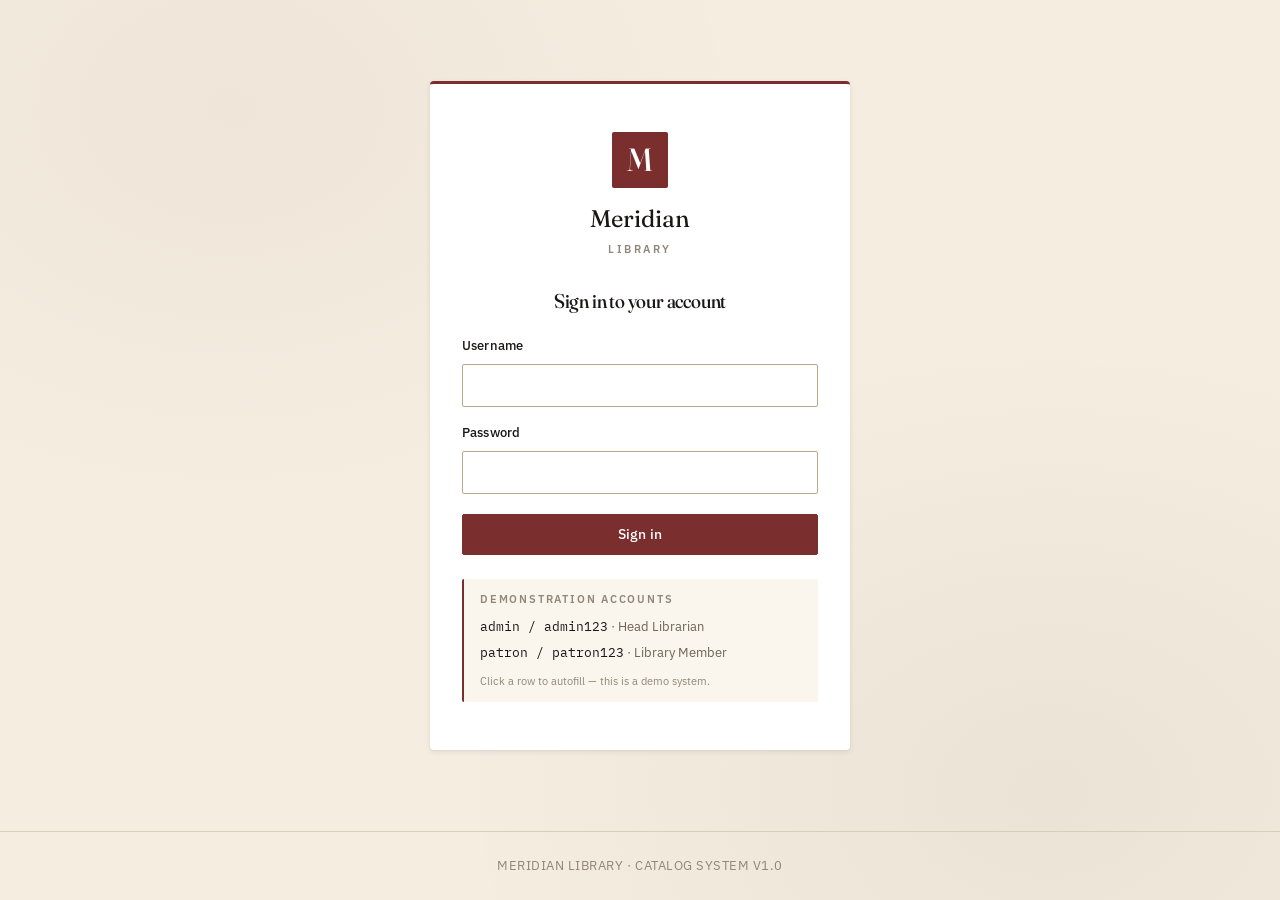
<file: index.html>
<!DOCTYPE html>
<html lang="en">
<head>
  <meta charset="UTF-8" />
  <meta name="viewport" content="width=device-width, initial-scale=1" />
  <title>Dashboard — Meridian Library</title>
  <meta name="description" content="Library catalog dashboard. View collection statistics and upcoming due dates." />

  <link rel="preconnect" href="https://fonts.googleapis.com" />
  <link rel="preconnect" href="https://fonts.gstatic.com" crossorigin />
  <link href="https://fonts.googleapis.com/css2?family=Fraunces:opsz,wght,SOFT@9..144,400;9..144,500;9..144,500..600;9..144,400..500&family=IBM+Plex+Mono:wght@400;500&family=IBM+Plex+Sans:wght@400;500;600&display=swap" rel="stylesheet" />

  <link rel="stylesheet" href="css/base.css" />
  <link rel="stylesheet" href="css/layout.css" />
  <link rel="stylesheet" href="css/components.css" />
</head>
<body>
  <div class="page">
    <!-- Shared nav is injected by js/nav.js -->
    <header class="nav" data-nav data-current="dashboard"></header>

    <main class="page__main">
      <section class="page-header">
        <div>
          <div class="page-header__eyebrow">Dashboard</div>
          <h1 class="page-header__title" id="dash-greeting">Welcome.</h1>
          <p class="page-header__sub" id="dash-sub"></p>
        </div>
        <div class="page-header__actions">
          <a class="btn btn--primary" href="catalog.html">Browse catalog</a>
        </div>
      </section>

      <section class="section" aria-labelledby="stats-title">
        <h2 id="stats-title" class="eyebrow" style="margin-bottom:1rem;">Collection at a glance</h2>
        <div id="dash-stats" class="grid grid--stats" role="list"></div>
      </section>

      <section class="section" aria-labelledby="dash-reminders-title">
        <div class="card">
          <div class="section__head" style="margin: 0 0 1rem 0; padding-bottom: .75rem;">
            <h2 class="section__title" id="dash-reminders-title">Reminders</h2>
            <a href="catalog.html" class="muted" style="font-size:.875rem;">View full catalog →</a>
          </div>
          <div id="dash-reminders" class="reminder-list"></div>
        </div>
      </section>
    </main>

    <footer class="page__footer">
      Meridian Library · Catalog System v1.0 ·
      <a href="#" id="reset-data">Reset demo data</a>
    </footer>
  </div>

  <!-- Scripts -->
  <script src="js/data.js"></script>
  <script src="js/store.js"></script>
  <script src="js/auth.js"></script>
  <script src="js/ui.js"></script>
  <script src="js/nav.js"></script>
  <script src="js/dashboard.js"></script>
  <script>
    // Footer "reset" link — useful for demos.
    document.addEventListener('DOMContentLoaded', () => {
      const link = document.getElementById('reset-data');
      if (!link) return;
      link.addEventListener('click', async (e) => {
        e.preventDefault();
        const ok = await window.UI.confirmDialog({
          title: 'Reset all data?',
          message: 'This will discard any books you have added or edited and restore the original 25-book demonstration set.',
          confirmText: 'Reset',
          cancelText: 'Cancel',
          danger: true
        });
        if (!ok) return;
        window.LibraryStore.reset();
        window.UI.toast('Demo data restored.', 'success');
        setTimeout(() => window.location.reload(), 600);
      });
    });
  </script>
</body>
</html>
</file>
<file: css/base.css>
/* ============================================================
   base.css — Foundations
   CSS custom properties (design tokens), modest reset, base
   typography, and page-frame layout. The aesthetic target is
   an institutional library catalog: warm paper-cream
   background, deep oxblood as the single accent color, refined
   serif headings paired with a humanist sans body face.
   ============================================================ */

/* ---- Design tokens -------------------------------------- */
:root {
  /* Surfaces — warm cream paper feel */
  --color-bg:           #f4ede0;
  --color-bg-deep:      #ebe2cf;
  --color-card:         #ffffff;
  --color-card-alt:     #faf6ed;

  /* Text */
  --color-text:         #1a1612;
  --color-text-muted:   #6b6359;
  --color-text-subtle:  #908778;

  /* Borders & dividers */
  --color-border:       #d8cdb6;
  --color-border-strong:#b8a98d;

  /* Brand & accents — institutional oxblood */
  --color-accent:       #7a2e2e;
  --color-accent-hover: #5e2222;
  --color-accent-soft:  #ede0e0;

  /* Status colors — muted, not garish */
  --color-success:      #4a6741;
  --color-success-soft: #e2e9d8;
  --color-warning:      #8a5a1a;
  --color-warning-soft: #f4ead4;
  --color-danger:       #8a2a2a;
  --color-danger-soft:  #f1dada;
  --color-info:         #3d5566;
  --color-info-soft:    #dde6ee;

  /* Type scale */
  --font-display: 'Fraunces', 'Source Serif Pro', Georgia, serif;
  --font-body:    'IBM Plex Sans', -apple-system, BlinkMacSystemFont, 'Segoe UI', Roboto, sans-serif;
  --font-mono:    'IBM Plex Mono', ui-monospace, 'SF Mono', Menlo, monospace;

  /* Spacing scale (rem) */
  --space-1:  0.25rem;
  --space-2:  0.5rem;
  --space-3:  0.75rem;
  --space-4:  1rem;
  --space-5:  1.5rem;
  --space-6:  2rem;
  --space-7:  3rem;
  --space-8:  4rem;

  /* Radii — kept tight for institutional feel */
  --radius-sm:  2px;
  --radius-md:  4px;
  --radius-lg:  6px;

  /* Shadows */
  --shadow-sm:  0 1px 2px rgba(40, 28, 14, 0.06);
  --shadow-md:  0 2px 6px rgba(40, 28, 14, 0.08), 0 1px 2px rgba(40, 28, 14, 0.04);
  --shadow-lg:  0 12px 32px rgba(40, 28, 14, 0.18), 0 2px 8px rgba(40, 28, 14, 0.08);

  /* Transitions */
  --t-fast: 120ms ease;
  --t-base: 200ms ease;
}

/* ---- Reset --------------------------------------------- */
*, *::before, *::after { box-sizing: border-box; }
html { -webkit-text-size-adjust: 100%; }
body, h1, h2, h3, h4, h5, h6, p, ul, ol, figure, blockquote {
  margin: 0;
}
ul, ol { padding: 0; list-style: none; }
img, svg { display: block; max-width: 100%; }
button, input, select, textarea { font: inherit; color: inherit; }
button { background: none; border: 0; cursor: pointer; }
a { color: inherit; }

/* ---- Base typography ----------------------------------- */
html, body {
  height: 100%;
}

body {
  font-family: var(--font-body);
  font-size: 15px;
  line-height: 1.55;
  color: var(--color-text);
  background-color: var(--color-bg);
  /* Subtle paper texture via layered gradient noise.
     Two near-transparent radial gradients give the cream
     surface a hint of variation without being busy. */
  background-image:
    radial-gradient(at 18% 12%, rgba(122, 46, 46, 0.04) 0, transparent 35%),
    radial-gradient(at 82% 88%, rgba(60, 40, 20, 0.05) 0, transparent 40%);
  background-attachment: fixed;
  -webkit-font-smoothing: antialiased;
  -moz-osx-font-smoothing: grayscale;
}

h1, h2, h3, h4 {
  font-family: var(--font-display);
  font-weight: 500;
  letter-spacing: -0.01em;
  color: var(--color-text);
}

h1 {
  font-size: clamp(1.75rem, 2.5vw + 1rem, 2.5rem);
  line-height: 1.1;
  font-variation-settings: 'opsz' 144, 'SOFT' 30;
}

h2 {
  font-size: 1.5rem;
  line-height: 1.2;
  font-variation-settings: 'opsz' 100;
}

h3 {
  font-size: 1.125rem;
  line-height: 1.3;
}

p { color: var(--color-text); }

a {
  color: var(--color-accent);
  text-decoration: underline;
  text-decoration-thickness: 1px;
  text-underline-offset: 2px;
  transition: color var(--t-fast);
}
a:hover { color: var(--color-accent-hover); }

code, .mono {
  font-family: var(--font-mono);
  font-size: 0.9em;
  letter-spacing: -0.01em;
}

/* ---- Focus outline (accessibility) --------------------- */
:focus-visible {
  outline: 2px solid var(--color-accent);
  outline-offset: 2px;
  border-radius: var(--radius-sm);
}

/* ---- Page frame ---------------------------------------- */
.page {
  display: flex;
  flex-direction: column;
  min-height: 100vh;
}

.page__main {
  flex: 1;
  width: 100%;
  max-width: 1200px;
  margin: 0 auto;
  padding: var(--space-7) var(--space-5);
}

.page__footer {
  border-top: 1px solid var(--color-border);
  padding: var(--space-5);
  text-align: center;
  font-size: 0.8125rem;
  color: var(--color-text-subtle);
  letter-spacing: 0.04em;
  text-transform: uppercase;
}

.page__footer a {
  color: var(--color-text-subtle);
  text-decoration: underline;
  text-decoration-color: var(--color-border-strong);
}

/* ---- Page header section (within .page__main) ---------- */
.page-header {
  display: flex;
  flex-wrap: wrap;
  justify-content: space-between;
  align-items: end;
  gap: var(--space-5);
  padding-bottom: var(--space-5);
  margin-bottom: var(--space-6);
  border-bottom: 1px solid var(--color-border);
}

.page-header__title { margin-bottom: var(--space-1); }

.page-header__eyebrow {
  font-family: var(--font-body);
  font-size: 0.75rem;
  font-weight: 600;
  letter-spacing: 0.18em;
  text-transform: uppercase;
  color: var(--color-accent);
  margin-bottom: var(--space-2);
}

.page-header__sub {
  color: var(--color-text-muted);
  font-size: 0.95rem;
  max-width: 60ch;
}

.page-header__actions {
  display: flex;
  gap: var(--space-3);
  flex-wrap: wrap;
}

/* ---- Section spacing ----------------------------------- */
.section + .section { margin-top: var(--space-7); }

.section__head {
  display: flex;
  justify-content: space-between;
  align-items: baseline;
  gap: var(--space-4);
  margin-bottom: var(--space-4);
  padding-bottom: var(--space-3);
  border-bottom: 1px solid var(--color-border);
}

.section__title {
  font-family: var(--font-display);
  font-size: 1.25rem;
  font-weight: 500;
}

/* ---- Utility classes ----------------------------------- */
.muted   { color: var(--color-text-muted); }
.subtle  { color: var(--color-text-subtle); }
.center  { text-align: center; }
.hidden  { display: none !important; }

/* "Eyebrow" small label above headings — small caps treatment. */
.eyebrow {
  font-size: 0.7rem;
  font-weight: 600;
  letter-spacing: 0.2em;
  text-transform: uppercase;
  color: var(--color-text-subtle);
}

/* Responsive page padding */
@media (max-width: 720px) {
  .page__main { padding: var(--space-5) var(--space-4); }
  h1 { font-size: 1.75rem; }
}
</file>
<file: css/layout.css>
/* ============================================================
   layout.css — Structural layout
   The top nav and grid systems used across pages.
   ============================================================ */

/* ---- Top navigation ------------------------------------ */
.nav {
  background-color: var(--color-card);
  border-bottom: 1px solid var(--color-border);
  position: sticky;
  top: 0;
  z-index: 50;
  /* A subtle hairline shadow when scrolled — kept restrained. */
  box-shadow: var(--shadow-sm);
}

.nav__inner {
  width: 100%;
  max-width: 1200px;
  margin: 0 auto;
  padding: var(--space-3) var(--space-5);
  display: flex;
  align-items: center;
  gap: var(--space-5);
}

/* Brand mark — a serif initial in a small bordered square,
   reminiscent of a library bookplate. */
.nav__brand {
  display: flex;
  align-items: center;
  gap: var(--space-3);
  text-decoration: none;
  color: var(--color-text);
}

.nav__brand-mark {
  display: grid;
  place-items: center;
  width: 36px;
  height: 36px;
  font-family: var(--font-display);
  font-size: 1.5rem;
  font-weight: 500;
  font-variation-settings: 'opsz' 144;
  background-color: var(--color-accent);
  color: var(--color-card);
  border-radius: var(--radius-sm);
  letter-spacing: 0;
}

.nav__brand-text {
  display: flex;
  flex-direction: column;
  line-height: 1;
}

.nav__brand-name {
  font-family: var(--font-display);
  font-size: 1.05rem;
  font-weight: 500;
  letter-spacing: 0.01em;
}

.nav__brand-sub {
  font-size: 0.65rem;
  font-weight: 500;
  letter-spacing: 0.22em;
  text-transform: uppercase;
  color: var(--color-text-subtle);
  margin-top: 4px;
}

.nav__links {
  display: flex;
  gap: var(--space-1);
  margin-left: var(--space-4);
}

.nav__link {
  display: block;
  padding: var(--space-2) var(--space-3);
  font-size: 0.9rem;
  font-weight: 500;
  color: var(--color-text-muted);
  text-decoration: none;
  border-radius: var(--radius-sm);
  transition: color var(--t-fast), background var(--t-fast);
  position: relative;
}

.nav__link:hover {
  color: var(--color-text);
  background-color: var(--color-card-alt);
}

.nav__link--active {
  color: var(--color-text);
}

.nav__link--active::after {
  content: '';
  position: absolute;
  left: var(--space-3);
  right: var(--space-3);
  bottom: -1px;
  height: 2px;
  background-color: var(--color-accent);
}

/* Right-hand user block */
.nav__user {
  margin-left: auto;
  display: flex;
  align-items: center;
  gap: var(--space-3);
}

.nav__user-info {
  display: flex;
  flex-direction: column;
  align-items: flex-end;
  line-height: 1.1;
}

.nav__user-name {
  font-size: 0.875rem;
  font-weight: 500;
}

.nav__user-role {
  font-size: 0.65rem;
  font-weight: 600;
  letter-spacing: 0.15em;
  text-transform: uppercase;
  margin-top: 3px;
  padding: 2px 6px;
  border-radius: var(--radius-sm);
}

.nav__user-role--admin {
  color: var(--color-accent);
  background-color: var(--color-accent-soft);
}

.nav__user-role--patron {
  color: var(--color-info);
  background-color: var(--color-info-soft);
}

/* Mobile — collapse nav into vertical stack */
@media (max-width: 720px) {
  .nav__inner {
    flex-wrap: wrap;
    gap: var(--space-3);
    padding: var(--space-3) var(--space-4);
  }
  .nav__links {
    order: 3;
    width: 100%;
    margin-left: 0;
    border-top: 1px solid var(--color-border);
    padding-top: var(--space-2);
  }
  .nav__user { margin-left: auto; }
  .nav__user-info { display: none; }
  .nav__brand-sub { display: none; }
}

/* ---- Grid systems -------------------------------------- */
.grid {
  display: grid;
  gap: var(--space-4);
}

.grid--stats {
  grid-template-columns: repeat(auto-fit, minmax(200px, 1fr));
}

.grid--two-col {
  grid-template-columns: minmax(0, 2fr) minmax(0, 1fr);
  gap: var(--space-6);
  align-items: start;
}

@media (max-width: 880px) {
  .grid--two-col { grid-template-columns: 1fr; }
}
</file>
<file: css/components.css>
/* ============================================================
   components.css — UI components
   Buttons, forms, cards, tables, badges, modals, toasts.
   Kept in a single file for easy reference; each block is
   labeled.
   ============================================================ */

/* ---- Cards --------------------------------------------- */
.card {
  background-color: var(--color-card);
  border: 1px solid var(--color-border);
  border-radius: var(--radius-md);
  padding: var(--space-5);
  box-shadow: var(--shadow-sm);
}

.card--padded { padding: var(--space-6); }

.card--feature {
  /* Slightly darker top border line to add weight, like a
     classic ledger card. */
  border-top: 3px solid var(--color-accent);
}

/* ---- Stat tiles ---------------------------------------- */
.stat {
  background-color: var(--color-card);
  border: 1px solid var(--color-border);
  border-radius: var(--radius-md);
  padding: var(--space-5);
  position: relative;
  overflow: hidden;
}

.stat__label {
  font-size: 0.7rem;
  font-weight: 600;
  letter-spacing: 0.18em;
  text-transform: uppercase;
  color: var(--color-text-subtle);
  margin-bottom: var(--space-3);
}

.stat__value {
  font-family: var(--font-display);
  font-size: 2.5rem;
  font-weight: 400;
  line-height: 1;
  font-variation-settings: 'opsz' 144;
  color: var(--color-text);
}

.stat__hint {
  margin-top: var(--space-2);
  font-size: 0.8125rem;
  color: var(--color-text-muted);
}

.stat--accent .stat__value { color: var(--color-accent); }
.stat--warning .stat__value { color: var(--color-warning); }
.stat--danger .stat__value { color: var(--color-danger); }

/* ---- Buttons ------------------------------------------- */
.btn {
  display: inline-flex;
  align-items: center;
  justify-content: center;
  gap: var(--space-2);
  padding: 0.55rem 1.1rem;
  font-size: 0.875rem;
  font-weight: 500;
  letter-spacing: 0.01em;
  border-radius: var(--radius-sm);
  border: 1px solid transparent;
  cursor: pointer;
  text-decoration: none;
  transition: background var(--t-fast), color var(--t-fast),
              border-color var(--t-fast), transform var(--t-fast);
  white-space: nowrap;
}

.btn:disabled,
.btn[aria-disabled="true"] {
  opacity: 0.5;
  cursor: not-allowed;
}

.btn--primary {
  background-color: var(--color-accent);
  color: var(--color-card);
  border-color: var(--color-accent);
}
.btn--primary:hover:not(:disabled) {
  background-color: var(--color-accent-hover);
  border-color: var(--color-accent-hover);
}

.btn--secondary {
  background-color: var(--color-card);
  color: var(--color-text);
  border-color: var(--color-border-strong);
}
.btn--secondary:hover:not(:disabled) {
  background-color: var(--color-card-alt);
  border-color: var(--color-text-muted);
}

.btn--ghost {
  background-color: transparent;
  color: var(--color-text-muted);
  border-color: transparent;
}
.btn--ghost:hover:not(:disabled) {
  color: var(--color-text);
  background-color: var(--color-card-alt);
}

.btn--danger {
  background-color: var(--color-danger);
  color: var(--color-card);
  border-color: var(--color-danger);
}
.btn--danger:hover:not(:disabled) {
  background-color: #6e2020;
  border-color: #6e2020;
}

.btn--sm {
  padding: 0.35rem 0.75rem;
  font-size: 0.8125rem;
}

.btn--block {
  width: 100%;
}

/* ---- Forms --------------------------------------------- */
.form-grid {
  display: grid;
  grid-template-columns: repeat(2, 1fr);
  gap: var(--space-5) var(--space-4);
}

.form-grid__full { grid-column: 1 / -1; }

@media (max-width: 600px) {
  .form-grid { grid-template-columns: 1fr; }
}

.field {
  display: flex;
  flex-direction: column;
  gap: var(--space-2);
}

.field__label {
  font-size: 0.8125rem;
  font-weight: 500;
  color: var(--color-text);
  letter-spacing: 0.01em;
}

.field__hint {
  font-size: 0.75rem;
  color: var(--color-text-subtle);
}

.field__error {
  font-size: 0.75rem;
  color: var(--color-danger);
  display: none;
}

.field--invalid .field__error { display: block; }
.field--invalid input,
.field--invalid select { border-color: var(--color-danger); }

input[type="text"],
input[type="email"],
input[type="password"],
input[type="number"],
input[type="search"],
select,
textarea {
  width: 100%;
  padding: 0.55rem 0.75rem;
  font-size: 0.9375rem;
  background-color: var(--color-card);
  color: var(--color-text);
  border: 1px solid var(--color-border-strong);
  border-radius: var(--radius-sm);
  transition: border-color var(--t-fast), box-shadow var(--t-fast);
}

input:hover:not(:focus),
select:hover:not(:focus) {
  border-color: var(--color-text-muted);
}

input:focus,
select:focus,
textarea:focus {
  outline: 0;
  border-color: var(--color-accent);
  box-shadow: 0 0 0 3px var(--color-accent-soft);
}

select {
  appearance: none;
  background-image: linear-gradient(45deg, transparent 50%, var(--color-text-muted) 50%),
                    linear-gradient(135deg, var(--color-text-muted) 50%, transparent 50%);
  background-position: calc(100% - 18px) 50%, calc(100% - 13px) 50%;
  background-size: 5px 5px, 5px 5px;
  background-repeat: no-repeat;
  padding-right: 2rem;
}

/* Checkbox row — used for "Available" toggle */
.checkbox-row {
  display: flex;
  align-items: center;
  gap: var(--space-3);
  padding: var(--space-3) 0;
}

.checkbox-row input[type="checkbox"] {
  width: 18px;
  height: 18px;
  accent-color: var(--color-accent);
}

.form-actions {
  display: flex;
  justify-content: flex-end;
  gap: var(--space-3);
  margin-top: var(--space-6);
  padding-top: var(--space-5);
  border-top: 1px solid var(--color-border);
}

@media (max-width: 480px) {
  .form-actions { flex-direction: column-reverse; }
  .form-actions .btn { width: 100%; }
}

/* ---- Toolbar (search + filters) ------------------------ */
.toolbar {
  display: grid;
  grid-template-columns: minmax(0, 2fr) minmax(0, 1fr) minmax(0, 1fr) auto;
  gap: var(--space-3);
  padding: var(--space-4);
  margin-bottom: var(--space-5);
  background-color: var(--color-card);
  border: 1px solid var(--color-border);
  border-radius: var(--radius-md);
  align-items: end;
}

.toolbar .field { gap: var(--space-1); }
.toolbar .field__label {
  font-size: 0.7rem;
  letter-spacing: 0.15em;
  text-transform: uppercase;
  color: var(--color-text-subtle);
  font-weight: 600;
}

.toolbar__count {
  font-size: 0.8125rem;
  color: var(--color-text-muted);
  white-space: nowrap;
}

@media (max-width: 880px) {
  .toolbar {
    grid-template-columns: 1fr 1fr;
  }
  .toolbar__search { grid-column: 1 / -1; }
  .toolbar__count  { grid-column: 1 / -1; text-align: right; }
}

@media (max-width: 480px) {
  .toolbar { grid-template-columns: 1fr; }
}

/* ---- Tables -------------------------------------------- */
.table-wrap {
  background-color: var(--color-card);
  border: 1px solid var(--color-border);
  border-radius: var(--radius-md);
  overflow: hidden;
  box-shadow: var(--shadow-sm);
}

.table {
  width: 100%;
  border-collapse: collapse;
  font-size: 0.9rem;
}

.table thead th {
  text-align: left;
  font-size: 0.7rem;
  font-weight: 600;
  letter-spacing: 0.16em;
  text-transform: uppercase;
  color: var(--color-text-subtle);
  padding: var(--space-3) var(--space-4);
  background-color: var(--color-card-alt);
  border-bottom: 1px solid var(--color-border);
}

.table tbody td {
  padding: var(--space-4);
  border-bottom: 1px solid var(--color-border);
  vertical-align: middle;
}

.table tbody tr:last-child td { border-bottom: 0; }

.table tbody tr {
  transition: background var(--t-fast);
  cursor: pointer;
}

.table tbody tr:hover {
  background-color: var(--color-card-alt);
}

.table__title {
  font-weight: 500;
  color: var(--color-text);
  display: block;
}

.table__sub {
  font-size: 0.8125rem;
  color: var(--color-text-muted);
  display: block;
  margin-top: 2px;
}

.table__actions {
  display: flex;
  gap: var(--space-2);
  justify-content: flex-end;
}

.table__empty {
  padding: var(--space-7) var(--space-5);
  text-align: center;
  color: var(--color-text-muted);
}

/* Mobile table — stack each row as a card */
@media (max-width: 720px) {
  .table thead { display: none; }
  .table, .table tbody, .table tr, .table td { display: block; width: 100%; }
  .table tbody tr {
    padding: var(--space-4);
    border-bottom: 1px solid var(--color-border);
  }
  .table tbody td {
    padding: var(--space-1) 0;
    border: 0;
  }
  .table tbody td[data-label]::before {
    content: attr(data-label);
    display: inline-block;
    min-width: 90px;
    font-size: 0.7rem;
    font-weight: 600;
    letter-spacing: 0.14em;
    text-transform: uppercase;
    color: var(--color-text-subtle);
  }
  .table__actions { justify-content: flex-start; margin-top: var(--space-2); }
}

/* ---- Badges -------------------------------------------- */
.badge {
  display: inline-block;
  font-size: 0.7rem;
  font-weight: 600;
  letter-spacing: 0.1em;
  text-transform: uppercase;
  padding: 3px 8px;
  border-radius: var(--radius-sm);
  white-space: nowrap;
}

.badge--available {
  color: var(--color-success);
  background-color: var(--color-success-soft);
}

.badge--checked-out {
  color: var(--color-info);
  background-color: var(--color-info-soft);
}

.badge--due-soon {
  color: var(--color-warning);
  background-color: var(--color-warning-soft);
}

.badge--overdue {
  color: var(--color-danger);
  background-color: var(--color-danger-soft);
}

.badge--genre {
  color: var(--color-text-muted);
  background-color: var(--color-bg-deep);
  letter-spacing: 0.06em;
  text-transform: none;
  font-weight: 500;
}

/* ---- Book detail header -------------------------------- */
.book-detail__top {
  display: flex;
  flex-wrap: wrap;
  justify-content: space-between;
  align-items: flex-start;
  gap: var(--space-5);
  padding-bottom: var(--space-5);
  margin-bottom: var(--space-5);
  border-bottom: 1px solid var(--color-border);
}

.book-detail__title {
  font-family: var(--font-display);
  font-size: clamp(1.75rem, 3vw + 1rem, 2.75rem);
  line-height: 1.05;
  font-variation-settings: 'opsz' 144, 'SOFT' 30;
  color: var(--color-text);
  margin-bottom: var(--space-2);
}

.book-detail__author {
  font-size: 1.05rem;
  color: var(--color-text-muted);
}

.book-detail__author em {
  font-family: var(--font-display);
  font-style: italic;
  color: var(--color-text);
  font-weight: 500;
}

.book-detail__actions {
  display: flex;
  gap: var(--space-2);
  flex-wrap: wrap;
}

/* Definition list grid for metadata */
.dl-grid {
  display: grid;
  grid-template-columns: repeat(auto-fit, minmax(180px, 1fr));
  gap: var(--space-5) var(--space-6);
  padding: var(--space-2) 0;
}

.dl-grid > div {
  display: flex;
  flex-direction: column;
  gap: var(--space-1);
}

.dl-grid dt {
  font-size: 0.7rem;
  font-weight: 600;
  letter-spacing: 0.16em;
  text-transform: uppercase;
  color: var(--color-text-subtle);
}

.dl-grid dd {
  margin: 0;
  font-size: 0.95rem;
  color: var(--color-text);
}

.dl-grid dd.mono {
  font-family: var(--font-mono);
  font-size: 0.875rem;
}

/* ---- Reminder list (dashboard) ------------------------- */
.reminder-list { display: flex; flex-direction: column; }

.reminder {
  display: flex;
  justify-content: space-between;
  align-items: center;
  gap: var(--space-4);
  padding: var(--space-3) 0;
  border-bottom: 1px solid var(--color-border);
}

.reminder:last-child { border-bottom: 0; }

.reminder__title {
  font-weight: 500;
  margin-bottom: 2px;
}

.reminder__sub {
  font-size: 0.8125rem;
  color: var(--color-text-muted);
}

/* ---- Modal --------------------------------------------- */
.modal-overlay {
  position: fixed;
  inset: 0;
  background-color: rgba(26, 22, 18, 0.55);
  backdrop-filter: blur(2px);
  display: grid;
  place-items: center;
  z-index: 100;
  padding: var(--space-4);
  animation: modalFadeIn 150ms ease;
}

.modal {
  background-color: var(--color-card);
  border-radius: var(--radius-md);
  padding: var(--space-6);
  max-width: 480px;
  width: 100%;
  box-shadow: var(--shadow-lg);
  border-top: 3px solid var(--color-accent);
  animation: modalSlideUp 200ms ease;
}

.modal__title {
  font-family: var(--font-display);
  font-size: 1.25rem;
  font-weight: 500;
  margin-bottom: var(--space-3);
}

.modal__message {
  color: var(--color-text-muted);
  margin-bottom: var(--space-5);
  line-height: 1.55;
}

.modal__actions {
  display: flex;
  justify-content: flex-end;
  gap: var(--space-2);
}

@keyframes modalFadeIn {
  from { opacity: 0; }
  to   { opacity: 1; }
}

@keyframes modalSlideUp {
  from { opacity: 0; transform: translateY(8px); }
  to   { opacity: 1; transform: translateY(0); }
}

/* ---- Toast notifications ------------------------------- */
.toast-container {
  position: fixed;
  top: var(--space-5);
  right: var(--space-5);
  z-index: 200;
  display: flex;
  flex-direction: column;
  gap: var(--space-2);
  pointer-events: none;
}

.toast {
  background-color: var(--color-text);
  color: var(--color-card);
  padding: 0.7rem 1rem;
  border-radius: var(--radius-sm);
  font-size: 0.875rem;
  box-shadow: var(--shadow-lg);
  min-width: 240px;
  max-width: 360px;
  opacity: 0;
  transform: translateX(20px);
  transition: opacity var(--t-base), transform var(--t-base);
  pointer-events: auto;
  border-left: 3px solid var(--color-text-muted);
}

.toast--visible {
  opacity: 1;
  transform: translateX(0);
}

.toast--success { border-left-color: #7da06d; }
.toast--error   { border-left-color: #c66464; }

/* ---- Login layout -------------------------------------- */
.login-shell {
  flex: 1;
  display: grid;
  place-items: center;
  padding: var(--space-6) var(--space-4);
}

.login-card {
  background-color: var(--color-card);
  border-radius: var(--radius-md);
  padding: var(--space-7) var(--space-6);
  width: 100%;
  max-width: 420px;
  box-shadow: var(--shadow-md);
  border-top: 3px solid var(--color-accent);
}

.login-card__brand {
  display: flex;
  flex-direction: column;
  align-items: center;
  gap: var(--space-3);
  margin-bottom: var(--space-6);
  text-align: center;
}

.login-card__brand-mark {
  display: grid;
  place-items: center;
  width: 56px;
  height: 56px;
  font-family: var(--font-display);
  font-size: 2rem;
  font-weight: 500;
  font-variation-settings: 'opsz' 144;
  background-color: var(--color-accent);
  color: var(--color-card);
  border-radius: var(--radius-sm);
}

.login-card__name {
  font-family: var(--font-display);
  font-size: 1.5rem;
}

.login-card__sub {
  font-size: 0.7rem;
  font-weight: 600;
  letter-spacing: 0.22em;
  text-transform: uppercase;
  color: var(--color-text-subtle);
  margin-top: var(--space-1);
}

.login-card__demo {
  margin-top: var(--space-5);
  padding: var(--space-3) var(--space-4);
  background-color: var(--color-card-alt);
  border-left: 2px solid var(--color-accent);
  border-radius: var(--radius-sm);
  font-size: 0.8125rem;
  color: var(--color-text-muted);
}

.login-card__demo strong {
  display: block;
  font-size: 0.7rem;
  font-weight: 600;
  letter-spacing: 0.16em;
  text-transform: uppercase;
  color: var(--color-text-subtle);
  margin-bottom: var(--space-2);
}

.login-card__demo .creds {
  font-family: var(--font-mono);
  color: var(--color-text);
}

.login-error {
  margin-top: var(--space-3);
  padding: var(--space-2) var(--space-3);
  background-color: var(--color-danger-soft);
  color: var(--color-danger);
  font-size: 0.8125rem;
  border-radius: var(--radius-sm);
  border-left: 2px solid var(--color-danger);
}
</file>
